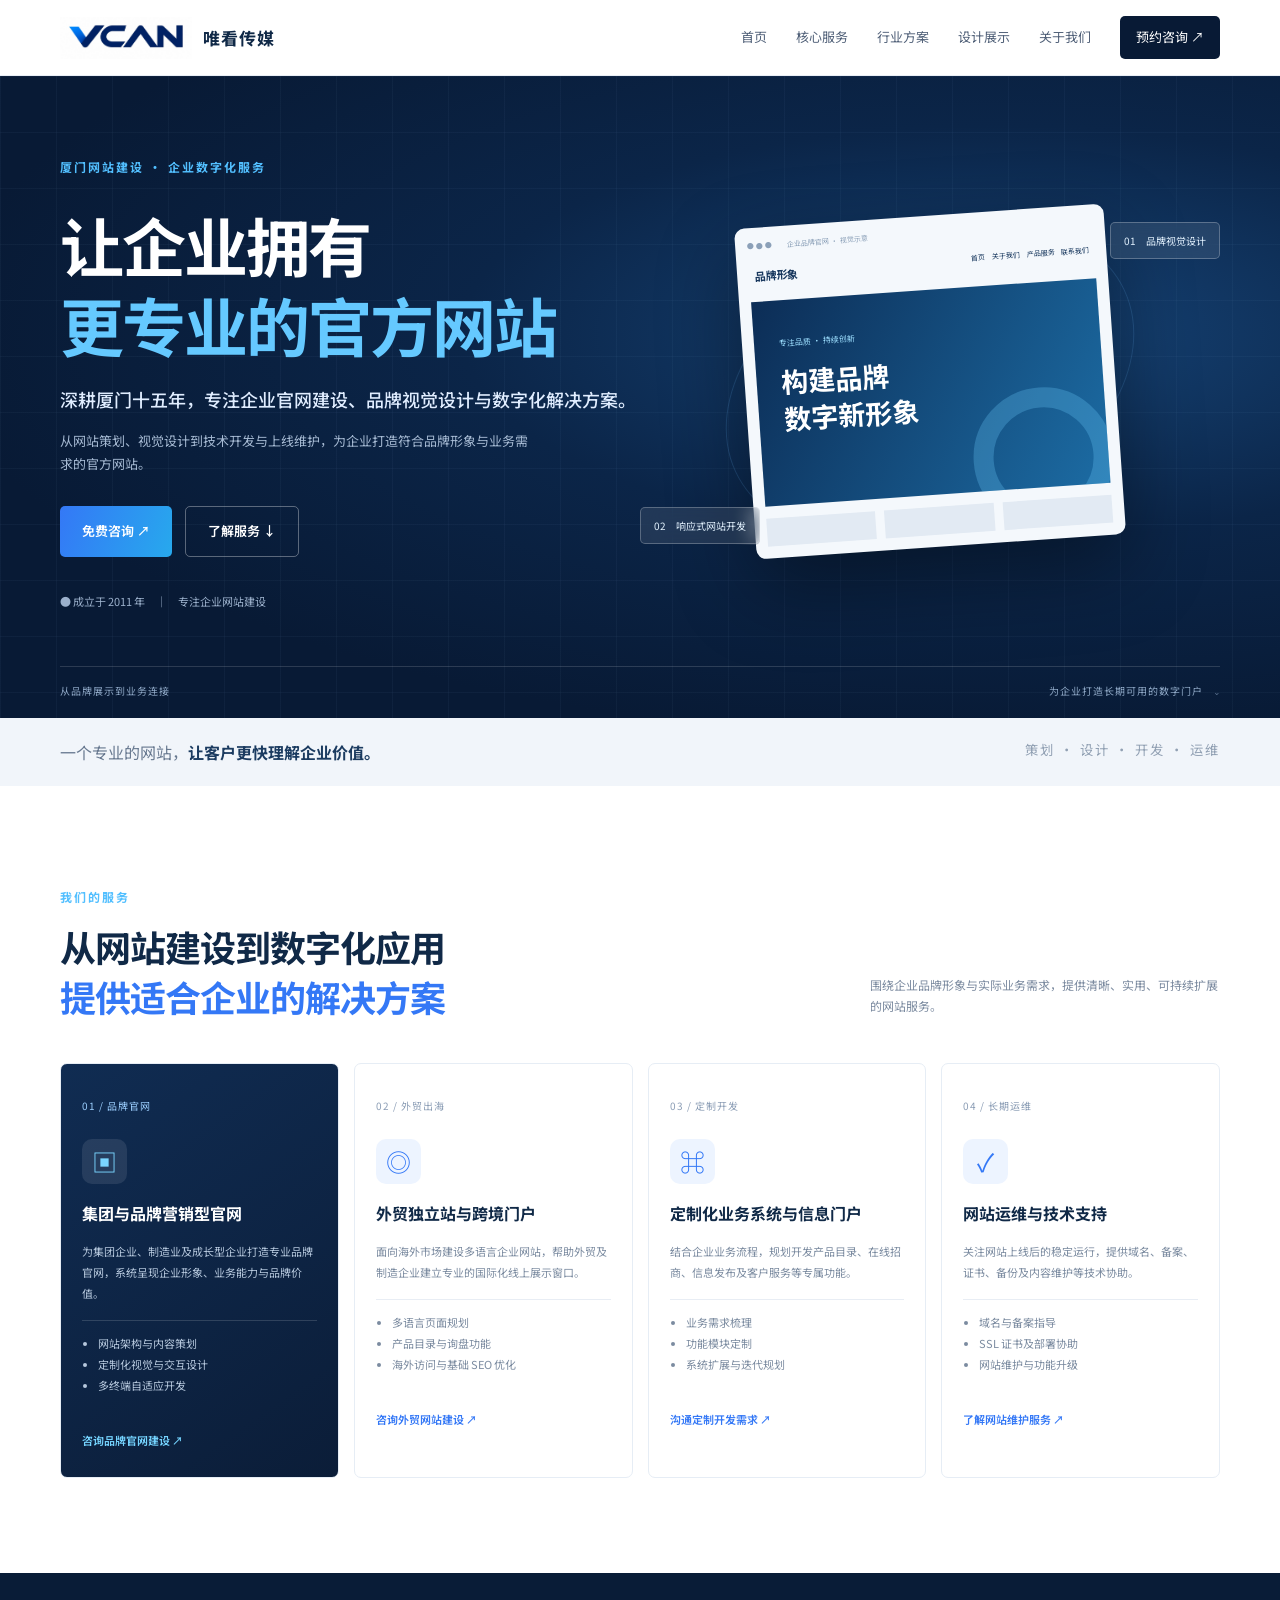
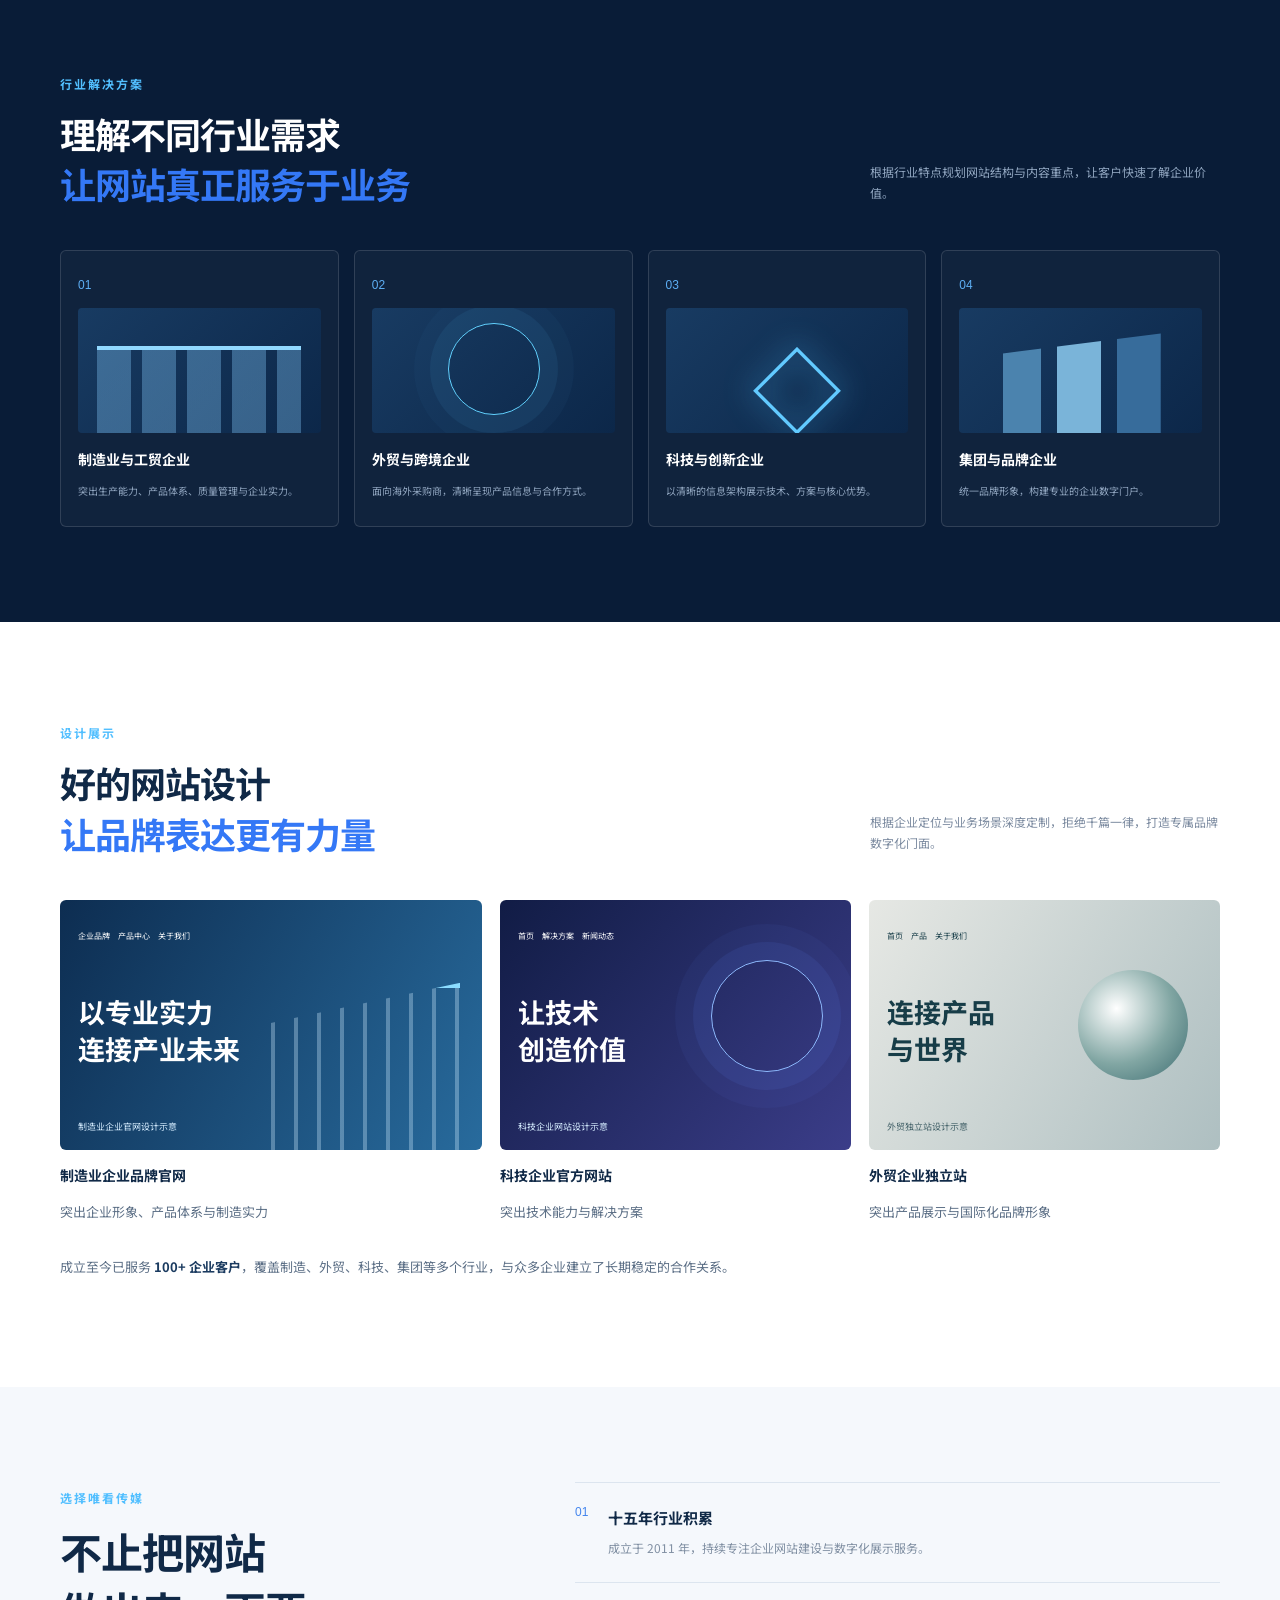
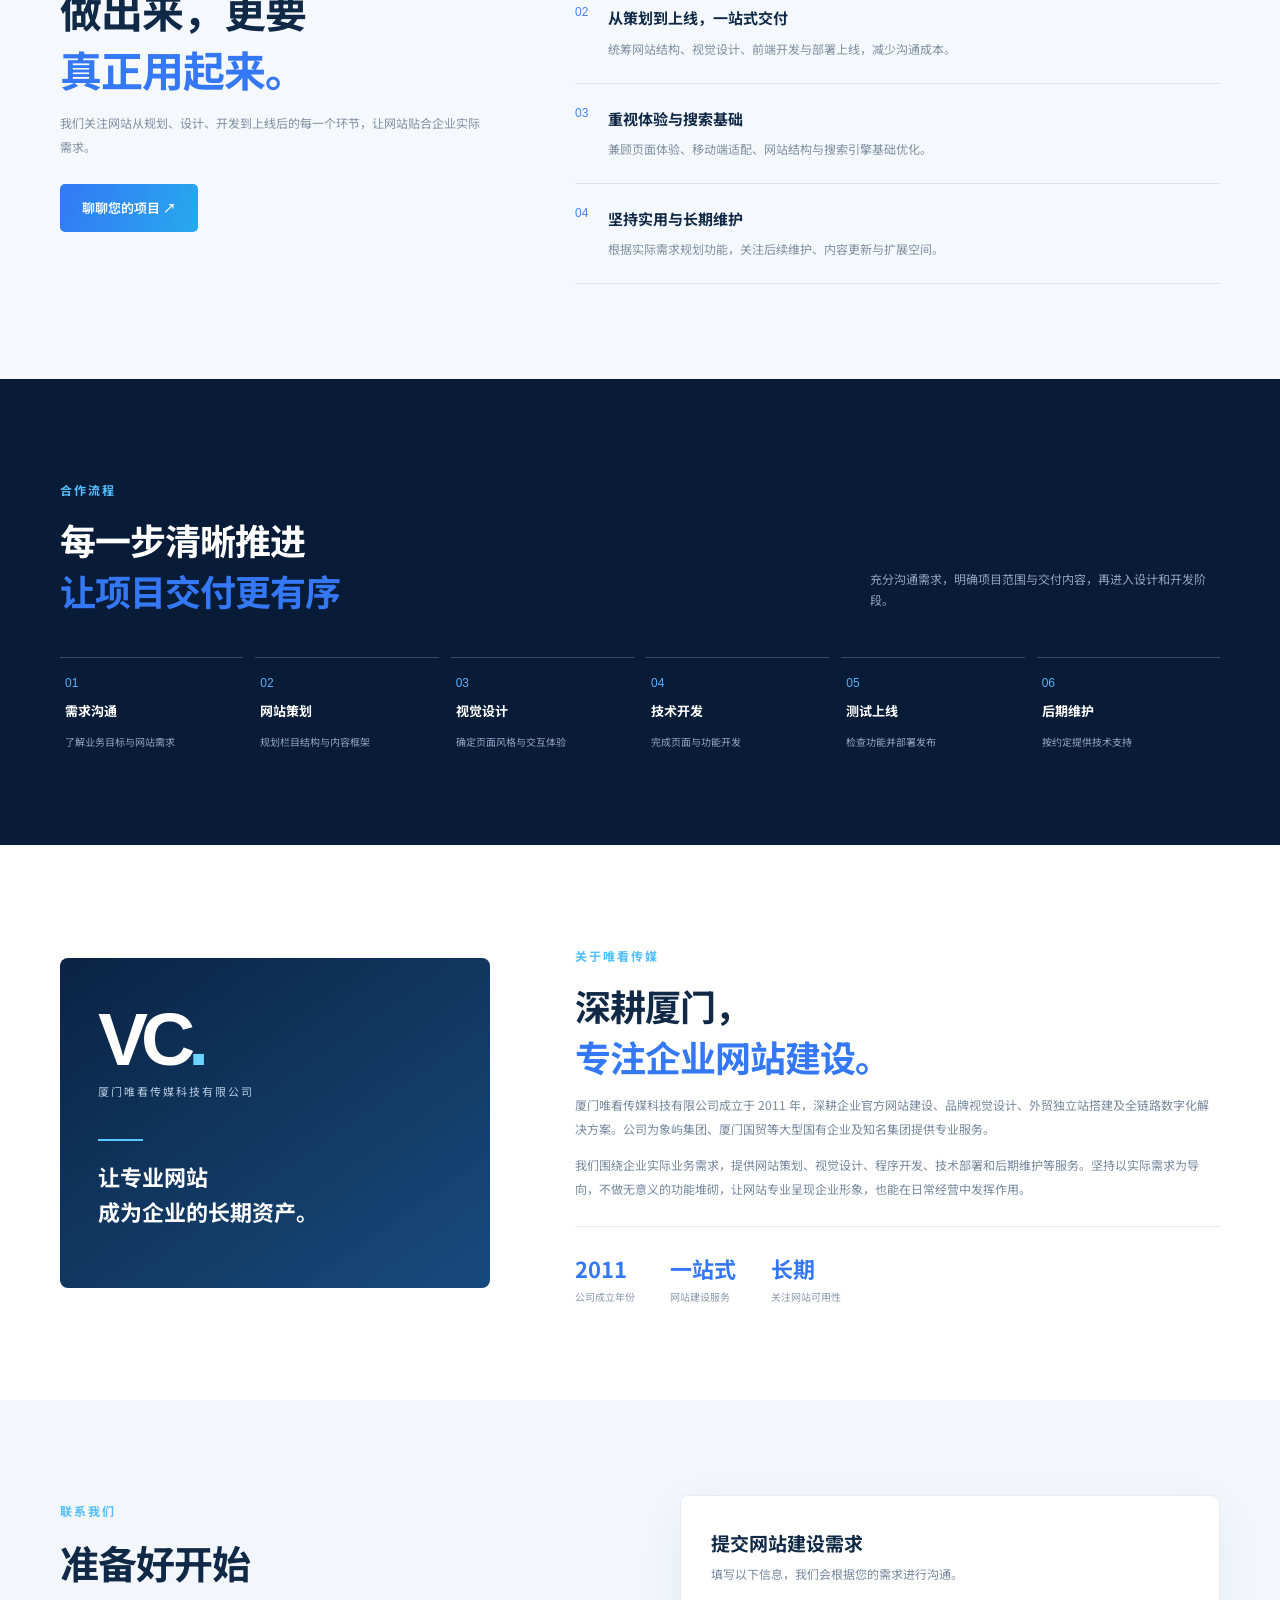
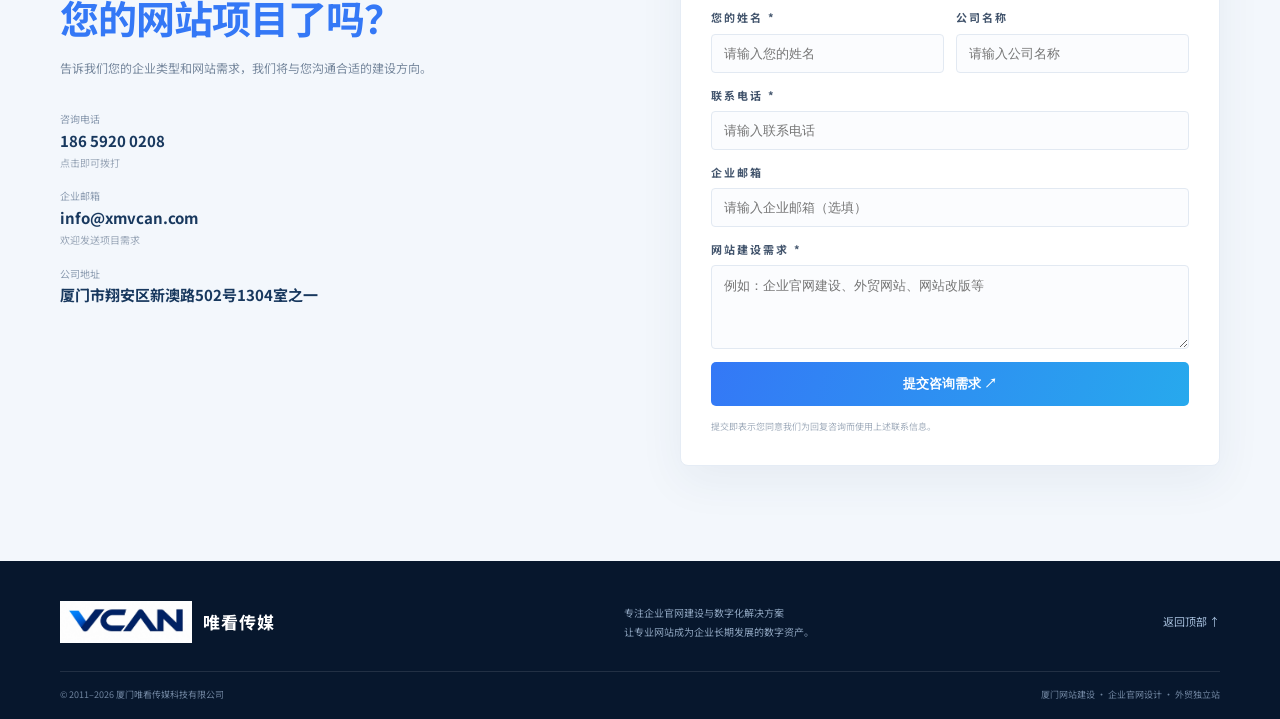
<file: index.html>
<!doctype html>
<html lang="zh-CN"><head>
<meta charset="utf-8"><meta name="viewport" content="width=device-width,initial-scale=1">
<meta name="theme-color" content="#081a35">
<title>厦门网站建设公司｜厦门网站制作与企业官网定制｜唯看传媒</title>
<meta name="description" content="厦门唯看传媒科技有限公司成立于2011年，专注厦门网站建设、企业官网设计、外贸独立站、定制化业务系统开发及网站运维服务。">
<meta name="keywords" content="厦门网站建设,厦门网站制作,厦门建网站,厦门网站建设公司,厦门外贸网站建设">
<link rel="icon" href="assets/favicon.svg" type="image/svg+xml"><link rel="stylesheet" href="styles.css"></head>
<body>
<header><div class="wrap nav"><a class="brand" href="#home"><img class="logo" src="assets/logo.jpg" alt="唯看传媒 VCAN"><span><strong>唯看传媒</strong></span></a><button class="menu" aria-label="打开导航" aria-expanded="false">☰</button><nav><a href="#home">首页</a><a href="#services">核心服务</a><a href="#solutions">行业方案</a><a href="#cases">设计展示</a><a href="#about">关于我们</a><a class="navbtn" href="#contact">预约咨询 ↗</a></nav></div></header>
<main>
<section class="hero" id="home"><div class="gridbg"></div><div class="wrap hero-inner"><div class="hero-copy"><label>厦门网站建设 · 企业数字化服务</label><h1>让企业拥有<br><em>更专业的官方网站</em></h1><h2>深耕厦门十五年，专注企业官网建设、品牌视觉设计与数字化解决方案。</h2><p>从网站策划、视觉设计到技术开发与上线维护，为企业打造符合品牌形象与业务需求的官方网站。</p><div class="actions"><a class="primary" href="#contact">免费咨询 ↗</a><a class="secondary" href="#services">了解服务 ↓</a></div><div class="proof">● 成立于 2011 年　｜　专注企业网站建设</div></div>
<div class="visual"><div class="orbit"></div><div class="mock-window"><div class="dots">● ● ● <span>企业品牌官网 · 视觉示意</span></div><div class="mock-nav">品牌形象 <small>首页　关于我们　产品服务　联系我们</small></div><div class="mock-hero"><small>专注品质 · 持续创新</small><b>构建品牌<br>数字新形象</b><i></i></div><div class="mock-cards"><i></i><i></i><i></i></div></div><div class="float f1">01　品牌视觉设计</div><div class="float f2">02　响应式网站开发</div></div></div><div class="wrap hero-foot"><span>从品牌展示到业务连接</span><span>为企业打造长期可用的数字门户　⌄</span></div></section>
<div class="ribbon"><div class="wrap">一个专业的网站，<b>让客户更快理解企业价值。</b><small>策划 · 设计 · 开发 · 运维</small></div></div>
<section class="section" id="services"><div class="wrap"><div class="heading"><div><label>我们的服务</label><h2>从网站建设到数字化应用<br><em>提供适合企业的解决方案</em></h2></div><p>围绕企业品牌形象与实际业务需求，提供清晰、实用、可持续扩展的网站服务。</p></div><div class="services">
<article class="service featured"><small>01 / 品牌官网</small><div class="ico">▣</div><h3>集团与品牌营销型官网</h3><p>为集团企业、制造业及成长型企业打造专业品牌官网，系统呈现企业形象、业务能力与品牌价值。</p><ul><li>网站架构与内容策划</li><li>定制化视觉与交互设计</li><li>多终端自适应开发</li></ul><a href="#contact">咨询品牌官网建设 ↗</a></article>
<article class="service"><small>02 / 外贸出海</small><div class="ico">◎</div><h3>外贸独立站与跨境门户</h3><p>面向海外市场建设多语言企业网站，帮助外贸及制造企业建立专业的国际化线上展示窗口。</p><ul><li>多语言页面规划</li><li>产品目录与询盘功能</li><li>海外访问与基础 SEO 优化</li></ul><a href="#contact">咨询外贸网站建设 ↗</a></article>
<article class="service"><small>03 / 定制开发</small><div class="ico">⌘</div><h3>定制化业务系统与信息门户</h3><p>结合企业业务流程，规划开发产品目录、在线招商、信息发布及客户服务等专属功能。</p><ul><li>业务需求梳理</li><li>功能模块定制</li><li>系统扩展与迭代规划</li></ul><a href="#contact">沟通定制开发需求 ↗</a></article>
<article class="service"><small>04 / 长期运维</small><div class="ico">✓</div><h3>网站运维与技术支持</h3><p>关注网站上线后的稳定运行，提供域名、备案、证书、备份及内容维护等技术协助。</p><ul><li>域名与备案指导</li><li>SSL 证书及部署协助</li><li>网站维护与功能升级</li></ul><a href="#contact">了解网站维护服务 ↗</a></article></div></div></section>
<section class="dark section" id="solutions"><div class="wrap"><div class="heading"><div><label>行业解决方案</label><h2>理解不同行业需求<br><em>让网站真正服务于业务</em></h2></div><p>根据行业特点规划网站结构与内容重点，让客户快速了解企业价值。</p></div><div class="solutions"><article><b>01</b><div class="art factory"></div><h3>制造业与工贸企业</h3><p>突出生产能力、产品体系、质量管理与企业实力。</p></article><article><b>02</b><div class="art global"></div><h3>外贸与跨境企业</h3><p>面向海外采购商，清晰呈现产品信息与合作方式。</p></article><article><b>03</b><div class="art tech"></div><h3>科技与创新企业</h3><p>以清晰的信息架构展示技术、方案与核心优势。</p></article><article><b>04</b><div class="art group"></div><h3>集团与品牌企业</h3><p>统一品牌形象，构建专业的企业数字门户。</p></article></div></div></section>
<section class="section" id="cases"><div class="wrap"><div class="heading"><div><label>设计展示</label><h2>好的网站设计<br><em>让品牌表达更有力量</em></h2></div><p>根据企业定位与业务场景深度定制，拒绝千篇一律，打造专属品牌数字化门面。</p></div><div class="cases"><article><div class="case factory-case"><small>企业品牌　产品中心　关于我们</small><strong>以专业实力<br>连接产业未来</strong><i>制造业企业官网设计示意</i></div><h3>制造业企业品牌官网</h3><p>突出企业形象、产品体系与制造实力</p></article><article><div class="case tech-case"><small>首页　解决方案　新闻动态</small><strong>让技术<br>创造价值</strong><i>科技企业网站设计示意</i></div><h3>科技企业官方网站</h3><p>突出技术能力与解决方案</p></article><article><div class="case trade-case"><small>首页　产品　关于我们</small><strong>连接产品<br>与世界</strong><i>外贸独立站设计示意</i></div><h3>外贸企业独立站</h3><p>突出产品展示与国际化品牌形象</p></article></div><p class="note">成立至今已服务 <b>100+ 企业客户</b>，覆盖制造、外贸、科技、集团等多个行业，与众多企业建立了长期稳定的合作关系。</p></div></section>
<section class="pale section"><div class="wrap why"><div><label>选择唯看传媒</label><h2>不止把网站<br>做出来，更要<br><em>真正用起来。</em></h2><p>我们关注网站从规划、设计、开发到上线后的每一个环节，让网站贴合企业实际需求。</p><a class="primary" href="#contact">聊聊您的项目 ↗</a></div><div class="reasons"><article><b>01</b><div><h3>十五年行业积累</h3><p>成立于 2011 年，持续专注企业网站建设与数字化展示服务。</p></div></article><article><b>02</b><div><h3>从策划到上线，一站式交付</h3><p>统筹网站结构、视觉设计、前端开发与部署上线，减少沟通成本。</p></div></article><article><b>03</b><div><h3>重视体验与搜索基础</h3><p>兼顾页面体验、移动端适配、网站结构与搜索引擎基础优化。</p></div></article><article><b>04</b><div><h3>坚持实用与长期维护</h3><p>根据实际需求规划功能，关注后续维护、内容更新与扩展空间。</p></div></article></div></div></section>
<section class="dark section process"><div class="wrap"><div class="heading"><div><label>合作流程</label><h2>每一步清晰推进<br><em>让项目交付更有序</em></h2></div><p>充分沟通需求，明确项目范围与交付内容，再进入设计和开发阶段。</p></div><div class="steps"><article><b>01</b><strong>需求沟通</strong><small>了解业务目标与网站需求</small></article><article><b>02</b><strong>网站策划</strong><small>规划栏目结构与内容框架</small></article><article><b>03</b><strong>视觉设计</strong><small>确定页面风格与交互体验</small></article><article><b>04</b><strong>技术开发</strong><small>完成页面与功能开发</small></article><article><b>05</b><strong>测试上线</strong><small>检查功能并部署发布</small></article><article><b>06</b><strong>后期维护</strong><small>按约定提供技术支持</small></article></div></div></section>
<section class="section" id="about"><div class="wrap about"><div class="about-card"><strong>VC<span>.</span></strong><small>厦门唯看传媒科技有限公司</small><hr><b>让专业网站<br>成为企业的长期资产。</b></div><div><label>关于唯看传媒</label><h2>深耕厦门，<br><em>专注企业网站建设。</em></h2><p>厦门唯看传媒科技有限公司成立于 2011 年，深耕企业官方网站建设、品牌视觉设计、外贸独立站搭建及全链路数字化解决方案。公司为象屿集团、厦门国贸等大型国有企业及知名集团提供专业服务。</p><p>我们围绕企业实际业务需求，提供网站策划、视觉设计、程序开发、技术部署和后期维护等服务。坚持以实际需求为导向，不做无意义的功能堆砌，让网站专业呈现企业形象，也能在日常经营中发挥作用。</p><div class="stats"><div><b>2011</b><small>公司成立年份</small></div><div><b>一站式</b><small>网站建设服务</small></div><div><b>长期</b><small>关注网站可用性</small></div></div></div></div></section>
<section class="contact section" id="contact"><div class="wrap contact-layout"><div><label>联系我们</label><h2>准备好开始<br><em>您的网站项目了吗？</em></h2><p>告诉我们您的企业类型和网站需求，我们将与您沟通合适的建设方向。</p><div class="details"><a href="tel:18659200208"><small>咨询电话</small><b>186 5920 0208</b><span>点击即可拨打</span></a><a href="mailto:info@xmvcan.com"><small>企业邮箱</small><b>info@xmvcan.com</b><span>欢迎发送项目需求</span></a><div><small>公司地址</small><b>厦门市翔安区新澳路502号1304室之一</b></div></div></div>
<div class="formbox"><h3>提交网站建设需求</h3><p>填写以下信息，我们会根据您的需求进行沟通。</p>
<form name="website-inquiry" method="POST" data-netlify="true" netlify-honeypot="bot-field" action="success.html"><input type="hidden" name="form-name" value="website-inquiry"><p class="hidden"><label>无需填写<input name="bot-field"></label></p>
<div class="two"><label>您的姓名 *<input name="姓名" required placeholder="请输入您的姓名"></label><label>公司名称<input name="公司名称" placeholder="请输入公司名称"></label></div>
<label>联系电话 *<input name="联系电话" type="tel" required placeholder="请输入联系电话"></label><label>企业邮箱<input name="企业邮箱" type="email" placeholder="请输入企业邮箱（选填）"></label><label>网站建设需求 *<textarea name="网站建设需求" required rows="4" placeholder="例如：企业官网建设、外贸网站、网站改版等"></textarea></label><button class="primary submit" type="submit">提交咨询需求 ↗</button><small class="privacy">提交即表示您同意我们为回复咨询而使用上述联系信息。</small></form></div></div></section>
</main>
<footer><div class="wrap foot-top"><a class="brand" href="#home"><img class="logo" src="assets/logo.jpg" alt="唯看传媒 VCAN"><span><strong>唯看传媒</strong></span></a><p>专注企业官网建设与数字化解决方案<br>让专业网站成为企业长期发展的数字资产。</p><a href="#home">返回顶部 ↑</a></div><div class="wrap foot-bottom"><span>© 2011–2026 厦门唯看传媒科技有限公司</span><span>厦门网站建设 · 企业官网设计 · 外贸独立站</span></div></footer>
<script src="script.js"></script></body></html>
</file>
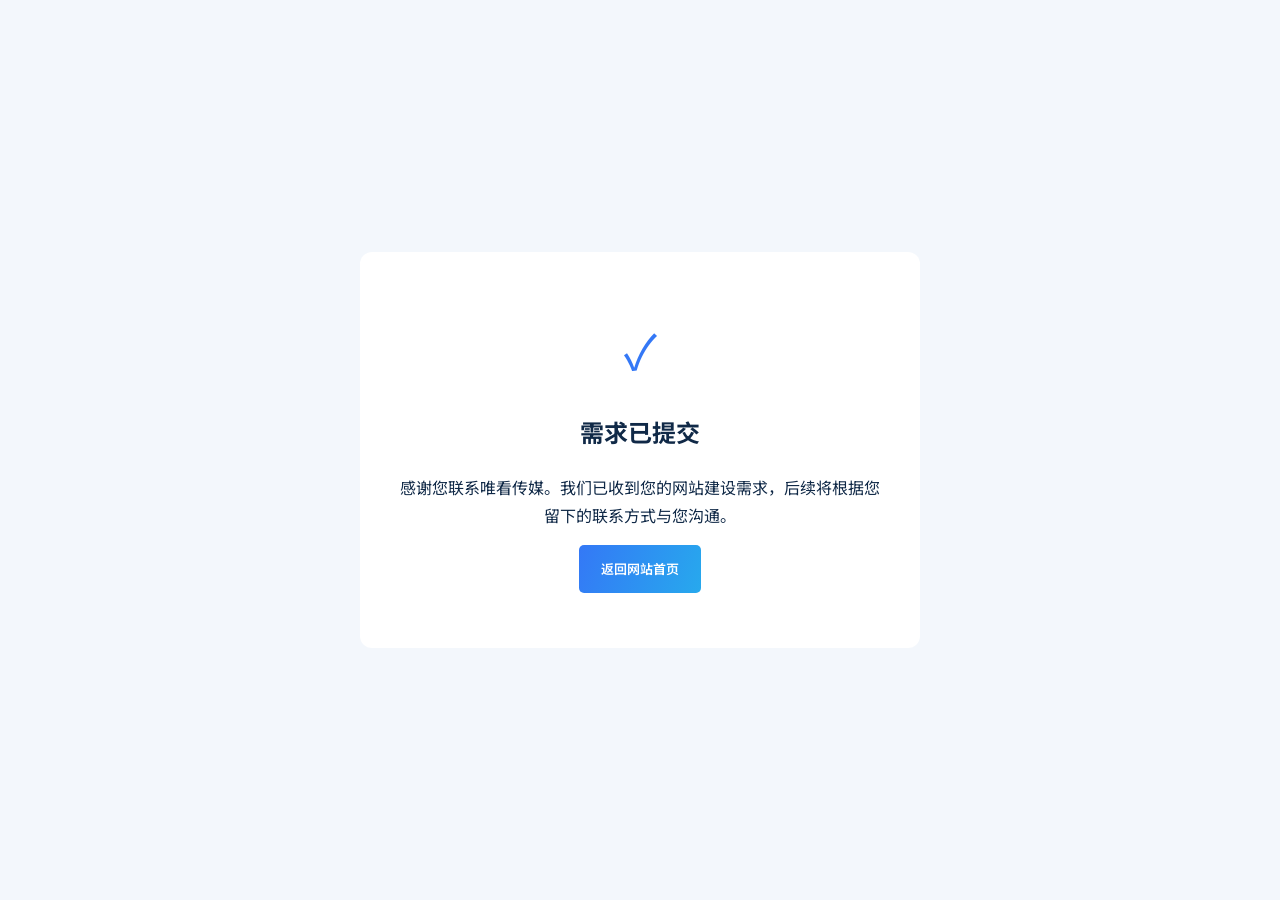
<file: success.html>
<!doctype html><html lang="zh-CN"><head><meta charset="utf-8"><meta name="viewport" content="width=device-width,initial-scale=1"><title>提交成功｜唯看传媒</title><link rel="stylesheet" href="styles.css"></head><body style="background:#f3f7fc"><main style="min-height:100vh;display:grid;place-items:center;padding:24px"><section style="max-width:560px;text-align:center;background:#fff;padding:55px 35px;border-radius:12px"><div style="font-size:48px;color:#3478f6">✓</div><h1>需求已提交</h1><p>感谢您联系唯看传媒。我们已收到您的网站建设需求，后续将根据您留下的联系方式与您沟通。</p><a class="primary" href="./">返回网站首页</a></section></main></body></html>
</file>
<file: styles.css>
@import url('https://fonts.googleapis.com/css2?family=Noto+Sans+SC:wght@400;500;600;700;800&display=swap');
:root{--navy:#081a35;--blue:#3478f6;--cyan:#65c9ff;--ink:#102947;--muted:#77879c;--line:#e6edf5;font-family:'Noto Sans SC','Microsoft YaHei',sans-serif}*{box-sizing:border-box}html{scroll-behavior:smooth;scroll-padding-top:80px}body{margin:0;color:var(--ink);line-height:1.75}a{text-decoration:none;color:inherit}.wrap{width:min(1160px,calc(100% - 44px));margin:auto}header{height:76px;position:sticky;top:0;z-index:10;background:#fffffff2;backdrop-filter:blur(14px);border-bottom:1px solid #e9eef5}.nav{height:100%;display:flex;align-items:center;justify-content:space-between}.brand{display:flex;align-items:center;gap:11px}.brand .logo{height:42px;width:132px;object-fit:cover;object-position:center 50%;display:block}.brand span{display:flex;flex-direction:column;line-height:1.4}.brand>b{display:grid;place-items:center;width:43px;height:43px;border-radius:12px;background:linear-gradient(140deg,#102d58,#3478f6);color:white;font:bold 19px Arial;letter-spacing:-2px}.brand span{display:flex;flex-direction:column;line-height:1.4}.brand strong{font-size:17px;letter-spacing:1px}.brand small{font-size:10px;color:#8a99ad}.nav nav,nav{display:flex;align-items:center;gap:29px;font-size:13px;color:#506078}.navbtn{background:var(--navy);color:white;padding:10px 16px;border-radius:5px}.menu{display:none}.hero{position:relative;overflow:hidden;background:radial-gradient(ellipse at 78% 40%,#164477,#0b2548 38%,#081a35 75%);color:#fff}.gridbg{position:absolute;inset:0;background-image:linear-gradient(#8db8e00c 1px,transparent 1px),linear-gradient(90deg,#8db8e00c 1px,transparent 1px);background-size:56px 56px}.hero-inner{position:relative;display:grid;grid-template-columns:1fr 1fr;align-items:center;min-height:590px;padding:60px 0 40px}.hero-copy label,.section label,.heading label{color:#52bfff;font-size:12px;letter-spacing:2px;font-weight:700}.hero h1{font-size:clamp(43px,5vw,64px);line-height:1.25;letter-spacing:-2px;margin:25px 0 20px}.hero em,.heading em,.why em,.about em,.contact em{font-style:normal;color:#65c9ff}.hero h2{font-size:18px;font-weight:500;color:#e0edff}.hero-copy>p{font-size:13px;color:#a6bad3;max-width:480px}.actions{display:flex;gap:13px;margin-top:30px}.primary,.secondary{display:inline-flex;align-items:center;justify-content:center;padding:13px 22px;border-radius:5px;font-size:13px;font-weight:600}.primary{background:linear-gradient(110deg,#3478f6,#27a9ed);color:#fff;border:0;cursor:pointer}.secondary{border:1px solid #ffffff55;color:#fff}.proof{font-size:11px;color:#9bb0cb;margin-top:35px}.visual{height:430px;position:relative;display:grid;place-items:center}.orbit{position:absolute;width:430px;height:290px;border:1px solid #6db8ff30;border-radius:50%;transform:rotate(-25deg)}.mock-window{position:relative;width:min(370px,90%);padding:12px;background:#f4f8fc;border-radius:10px;box-shadow:0 30px 80px #0006;transform:rotate(-4deg);color:#18385e}.dots{font-size:7px;color:#8ba0b8}.dots span{margin-left:13px}.mock-nav{display:flex;justify-content:space-between;padding:15px 5px;font-size:11px;font-weight:bold}.mock-nav small{font-size:7px;font-weight:400}.mock-hero{height:205px;background:linear-gradient(120deg,#0c2d56,#1c6ca4);padding:25px;color:#fff;position:relative;overflow:hidden}.mock-hero small{font-size:8px;color:#9ddfff}.mock-hero b{display:block;font-size:27px;line-height:1.4;margin-top:10px}.mock-hero i{position:absolute;width:140px;height:140px;border:20px solid #6fcfff44;border-radius:50%;right:-5px;bottom:-40px}.mock-cards{display:flex;gap:9px;padding-top:12px}.mock-cards i{height:28px;background:#e2eaf3;flex:1}.float{position:absolute;background:#ffffff18;border:1px solid #ffffff40;padding:9px 13px;border-radius:5px;font-size:10px;color:#e4f3ff;backdrop-filter:blur(10px)}.f1{right:0;top:13%}.f2{left:0;bottom:12%}.hero-foot{position:relative;border-top:1px solid #ffffff25;padding:15px 0 18px;display:flex;justify-content:space-between;color:#8fa8c6;font-size:10px;letter-spacing:1px}.ribbon{background:#f1f5fa;padding:20px 0;color:#687990}.ribbon b{color:#1b3b60}.ribbon small{float:right;letter-spacing:2px;color:#91a0b3}.section{padding:95px 0}.heading{display:flex;justify-content:space-between;align-items:end;gap:35px;margin-bottom:42px}.heading h2,.about h2,.contact h2,.why h2{font-size:36px;line-height:1.4;margin:12px 0 0;letter-spacing:-1px}.heading h2 em,.about em{color:#3478f6}.heading>p{max-width:350px;color:#7c8ba0;font-size:12px;margin:0 0 5px}.services{display:grid;grid-template-columns:repeat(4,1fr);gap:15px}.service{padding:25px 21px;border:1px solid var(--line);border-radius:7px;transition:.2s}.service:hover{transform:translateY(-4px);box-shadow:0 15px 35px #16385c12}.service.featured{background:linear-gradient(145deg,#102c52,#0b1d38);color:white}.service>small{font-size:10px;color:#8b9db5;letter-spacing:1px}.featured>small{color:#9ccfff}.ico{width:45px;height:45px;border-radius:10px;background:#edf4ff;color:#3478f6;display:grid;place-items:center;font-size:25px;margin:22px 0 17px}.featured .ico{background:#ffffff18;color:#7ad5ff}.service h3{font-size:16px;line-height:1.5}.service p,.service li{font-size:11px;color:#7b8ba0;line-height:1.9}.featured p,.featured li{color:#b6c8dd}.service ul{padding:12px 0 12px 16px;border-top:1px solid #e8edf4}.featured ul{border-color:#ffffff25}.service>a{font-size:11px;color:#3478f6;font-weight:600}.featured>a{color:#75d4ff}.dark{background:#091c37;color:#fff;position:relative;overflow:hidden}.dark .heading h2{color:white}.dark .heading p{color:#8fa4be}.solutions{display:grid;grid-template-columns:repeat(4,1fr);gap:15px}.solutions article{padding:17px;border:1px solid #ffffff22;background:#ffffff08;border-radius:6px}.solutions article>b{color:#5eaff5;font:12px Arial}.solutions h3{font-size:14px;margin:14px 0 4px}.solutions p{font-size:10px;color:#91a6c0}.art{height:125px;margin-top:12px;border-radius:4px;position:relative;overflow:hidden;background:linear-gradient(135deg,#183b62,#0c2749)}.factory:before{content:'';position:absolute;inset:30% 8% 0;background:repeating-linear-gradient(90deg,#77b8e866 0 34px,transparent 34px 45px);border-top:4px solid #91d9ff}.global:before{content:'';position:absolute;width:90px;height:90px;border:1px solid #62d2ff;border-radius:50%;left:calc(50% - 45px);top:15px;box-shadow:0 0 0 18px #5dbdff12,0 0 0 34px #5dbdff08}.tech:before{content:'◇';position:absolute;font-size:90px;color:#62caff;left:calc(50% - 35px);top:0;text-shadow:0 0 30px #50bfff}.group:before{content:'';position:absolute;bottom:0;left:18%;width:65%;height:80%;background:linear-gradient(90deg,#4b83ae 0 24%,transparent 24% 34%,#7ab4d9 34% 62%,transparent 62% 72%,#376c9b 72%);clip-path:polygon(0 20%,100% 0,100% 100%,0 100%)}.cases{display:grid;grid-template-columns:1.2fr 1fr 1fr;gap:18px}.case{height:250px;border-radius:6px;padding:18px;position:relative;overflow:hidden;color:white}.case small{font-size:8px;position:relative}.case strong{display:block;font-size:27px;line-height:1.35;margin-top:48px;position:relative}.case i{position:absolute;bottom:15px;left:18px;font-size:9px;font-style:normal;color:#d6edff}.factory-case{background:linear-gradient(120deg,#0d2d51,#286b9d)}.factory-case:after{content:'';position:absolute;width:45%;height:65%;right:5%;bottom:0;background:repeating-linear-gradient(90deg,#d0ecff55 0 4px,transparent 4px 23px);border-top:5px solid #8bdcff;clip-path:polygon(0 24%,100% 0,100% 100%,0 100%)}.tech-case{background:linear-gradient(130deg,#111c45,#3b3d89)}.tech-case:after{content:'';position:absolute;width:110px;height:110px;right:8%;top:60px;border:1px solid #8ebaff;border-radius:50%;box-shadow:0 0 0 18px #5f8fff18,0 0 0 36px #5f8fff0d}.trade-case{background:linear-gradient(120deg,#e6e8e4,#aebfc1);color:#173d48}.trade-case i{color:#45636a}.trade-case:after{content:'';position:absolute;width:110px;height:110px;border-radius:50%;right:9%;top:70px;background:radial-gradient(circle at 35% 35%,#fff,#81a6a3 55%,#3b6b70)}.cases h3{font-size:14px;margin:13px 0 2px}.cases p,.note{font-size:13px;color:#5c6f86}.note b{color:#1b3b60}.note{margin-top:20px}.pale{background:#f5f8fc}.why{display:grid;grid-template-columns:.8fr 1.2fr;gap:85px}.why h2{font-size:42px}.why em{color:#3478f6}.why p{font-size:12px;color:#8190a3;line-height:2;margin-bottom:25px}.reasons{border-top:1px solid #dce5ef}.reasons article{display:flex;gap:20px;padding:22px 0;border-bottom:1px solid #dce5ef}.reasons article>b{font:12px Arial;color:#4385ed}.reasons h3{font-size:15px;margin:0 0 5px}.reasons p{margin:0}.process .steps{display:grid;grid-template-columns:repeat(6,1fr);gap:12px}.steps article{border-top:1px solid #ffffff35;padding:18px 5px 0;display:flex;flex-direction:column;gap:10px}.steps b{font:12px Arial;color:#5caef6}.steps strong{font-size:13px}.steps small{font-size:10px;color:#8ea4bf}.about{display:grid;grid-template-columns:.8fr 1.2fr;gap:85px;align-items:center}.about-card{min-height:330px;background:linear-gradient(145deg,#0b2344,#174b7d);border-radius:8px;padding:38px;color:#fff}.about-card>strong{font:bold 75px Arial;letter-spacing:-7px}.about-card>strong span{color:#69d4ff}.about-card small{display:block;color:#b4c9e0;font-size:11px;letter-spacing:2px}.about-card hr{width:45px;margin:38px 0 18px 0;border:0;border-top:2px solid #57caff}.about-card>b{font-size:22px;line-height:1.6}.about p,.contact>div>div>p{font-size:12px;color:#78899e;line-height:2}.stats{display:flex;gap:35px;border-top:1px solid #e5ebf2;padding-top:22px;margin-top:25px}.stats div{display:flex;flex-direction:column}.stats b{font-size:22px;color:#3478f6}.stats small{font-size:10px;color:#8c9aac}.contact{background:#f3f7fc}.contact-layout{display:grid;grid-template-columns:1fr 1fr;gap:80px}.contact h2{font-size:39px}.contact em{color:#3478f6}.details{display:grid;gap:16px;margin-top:30px}.details a,.details div{display:flex;flex-direction:column}.details small{font-size:10px;color:#8b9bb0}.details b{font-size:15px;color:#18385e}.details span{font-size:10px;color:#9aa7b8}.formbox{background:#fff;border:1px solid #e5ecf5;border-radius:8px;padding:30px;box-shadow:0 15px 45px #1b3c6310}.formbox h3{margin:0;font-size:19px}.formbox>p{font-size:11px;color:#8997a9;margin:3px 0 22px}.formbox form{display:grid;gap:13px}.formbox label{display:grid;gap:6px;font-size:11px;color:#43556d}.formbox input,.formbox textarea{width:100%;padding:11px 12px;border:1px solid #e2e9f2;border-radius:4px;font:12px inherit;background:#fbfcfe}.formbox textarea{resize:vertical}.two{display:grid;grid-template-columns:1fr 1fr;gap:12px}.submit{width:100%}.privacy{font-size:9px;color:#a1adbc}.hidden{display:none}footer{background:#07172d;color:#fff;padding:32px 0 16px}.foot-top,.foot-bottom{display:flex;justify-content:space-between;align-items:center}.foot-top p{font-size:10px;color:#8da3bd;line-height:1.9}.foot-top>a:last-child{font-size:11px;color:#a7c0dd}.foot-bottom{border-top:1px solid #ffffff1c;padding-top:15px;margin-top:20px;color:#6f849f;font-size:9px}
@media(max-width:950px){.services{grid-template-columns:repeat(2,1fr)}.hero h1{font-size:50px}.process .steps{grid-template-columns:repeat(3,1fr)}.why,.about{gap:45px}}
@media(max-width:700px){.wrap{width:calc(100% - 34px)}header{height:66px}.menu{display:block;border:0;background:none;font-size:23px;color:#123}.nav nav{display:none;position:absolute;top:66px;left:0;right:0;background:#fff;padding:16px 24px 22px;box-shadow:0 15px 25px #122b4a16;flex-direction:column;align-items:stretch;gap:0}.nav nav.open{display:flex}.nav nav a{padding:10px 0;border-bottom:1px solid #edf1f6}.nav nav .navbtn{text-align:center;margin-top:10px}.hero-inner{grid-template-columns:1fr;padding:55px 0 20px}.hero h1{font-size:43px}.hero h2{font-size:15px}.visual{height:300px;margin-top:22px;transform:scale(.88)}.mock-window{width:340px}.hero-foot{font-size:9px;gap:10px}.hero-foot span:last-child{text-align:right}.ribbon small{float:none;display:block;margin-top:5px}.section{padding:68px 0}.heading{display:block;margin-bottom:30px}.heading h2,.about h2{font-size:29px}.heading>p{margin-top:13px}.services,.solutions{grid-template-columns:1fr}.service{padding:22px}.service p{min-height:0}.solutions{gap:12px}.art{height:115px}.cases{grid-template-columns:1fr}.case{height:225px}.why,.about,.contact-layout{grid-template-columns:1fr;gap:35px}.why h2,.contact h2{font-size:35px}.process .steps{grid-template-columns:repeat(2,1fr);row-gap:25px}.about-card{min-height:275px;padding:28px}.about-card>strong{font-size:65px}.stats{justify-content:space-between;gap:12px}.stats b{font-size:18px}.formbox{padding:23px 17px}.two{grid-template-columns:1fr}.foot-top{align-items:flex-start;gap:18px;flex-wrap:wrap}.foot-top p{order:3;width:100%}.foot-bottom{display:block;line-height:2}.foot-bottom span{display:block}}
</file>
